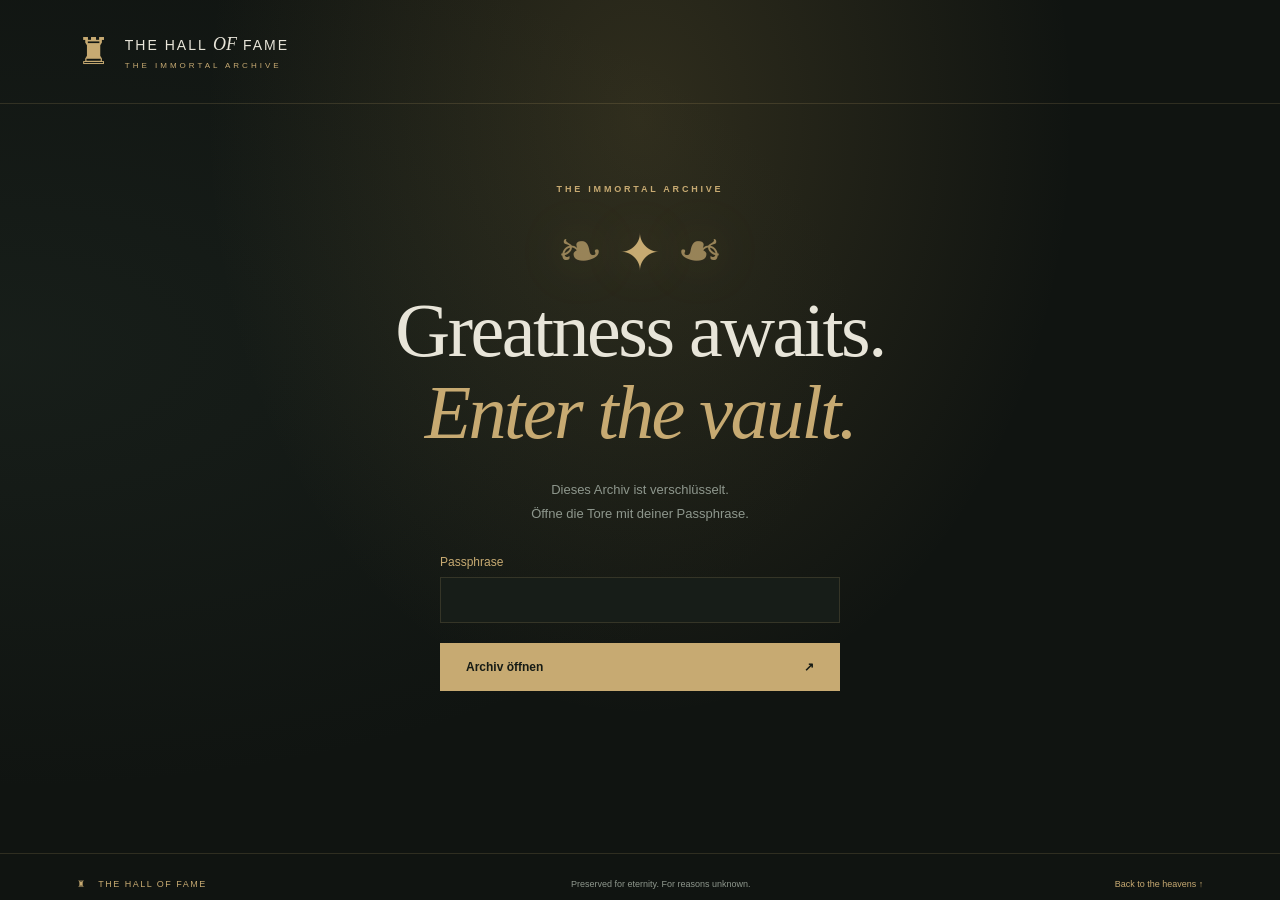
<file: index.html>
<!doctype html><html lang="de"><head><meta charset="utf-8"><meta http-equiv="refresh" content="0;url=docs/index.html"><title>Hall of Fame</title></head><body><a href="docs/index.html">Verschlüsseltes Archiv öffnen</a></body></html>
</file>
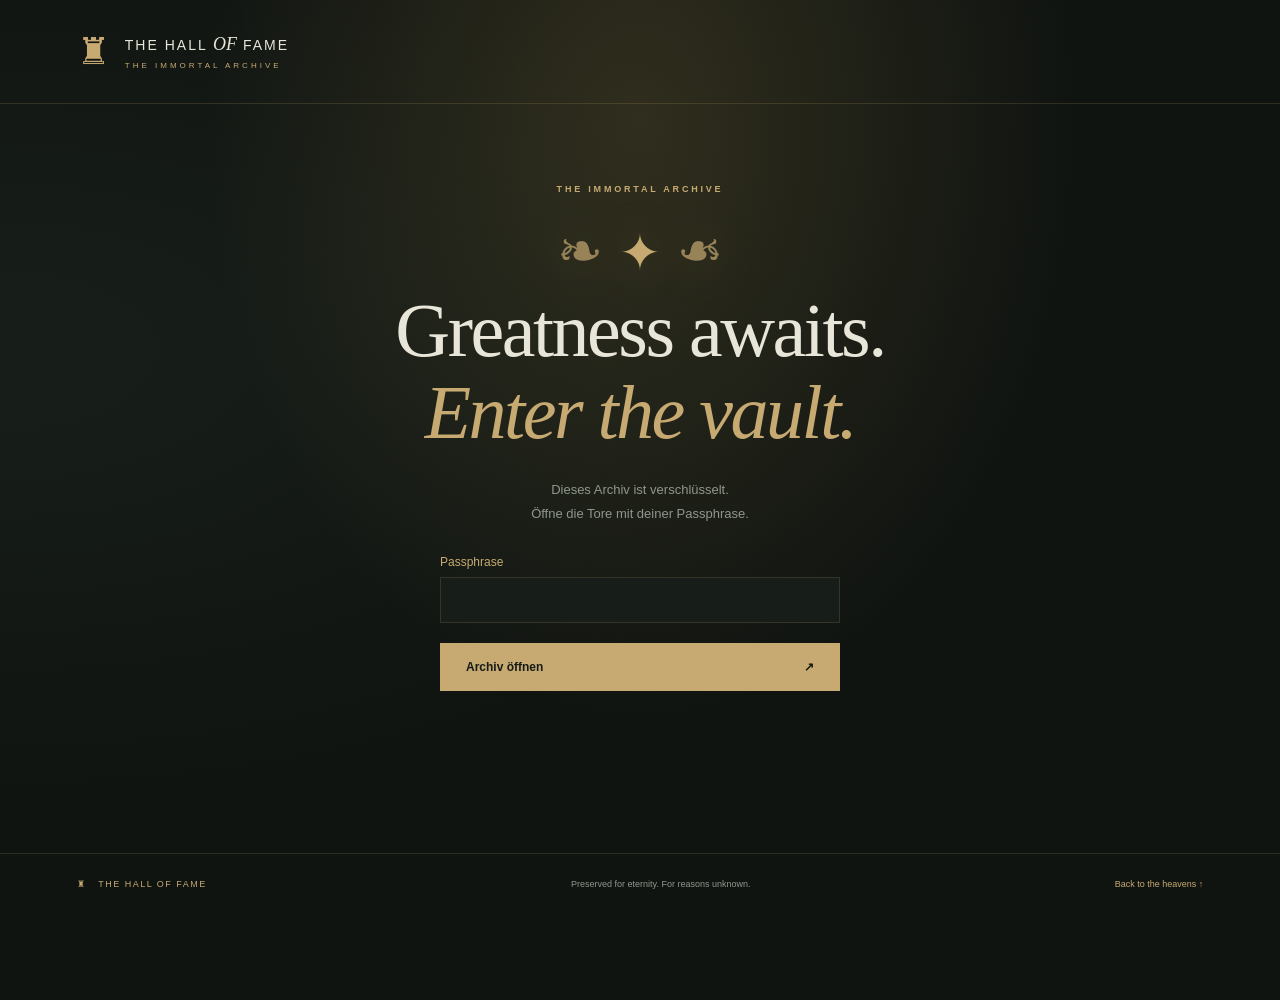
<file: docs/index.html>
<!doctype html>
<html lang="en">
  <head>
    <meta charset="UTF-8" />
    <meta name="referrer" content="no-referrer">
    <meta http-equiv="Content-Security-Policy" content="default-src 'self'; style-src 'self' https://fonts.googleapis.com; font-src 'self' https://fonts.gstatic.com; connect-src 'self'; object-src 'none'; base-uri 'none'; form-action 'none'">
    <meta name="viewport" content="width=device-width, initial-scale=1" />
    <meta name="theme-color" content="#101411" />
    <meta name="description" content="An unnecessarily prestigious monument to unforgettable ChatGPT messages." />
    <title>The Hall of Fame — Words of questionable wisdom</title>
    <link rel="stylesheet" href="styles.css" />
    <script defer src="crypto.js"></script>

    <script defer src="app.js"></script>
    <script defer src="gate.js"></script>
  </head>
  <body>
    <div class="ambient" aria-hidden="true"></div>
    <header class="site-header">
      <a class="brand" href="#"><span class="brand-mark">♜</span><span>THE HALL <i>OF</i> FAME<small>THE IMMORTAL ARCHIVE</small></span></a>
      <nav id="private-navigation" aria-label="Main navigation" hidden><button id="lock">Sperren</button><a href="#collection">The collection</a><button id="random">Surprise me <span>↗</span></button></nav>
    </header>
    <main id="app"><p class="loading">Das verschlüsselte Archiv wird geöffnet…</p></main>
    <footer><span>♜ &nbsp; THE HALL OF FAME</span><span>Preserved for eternity. For reasons unknown.</span><a href="#">Back to the heavens ↑</a></footer>
  </body>
</html>
</file>
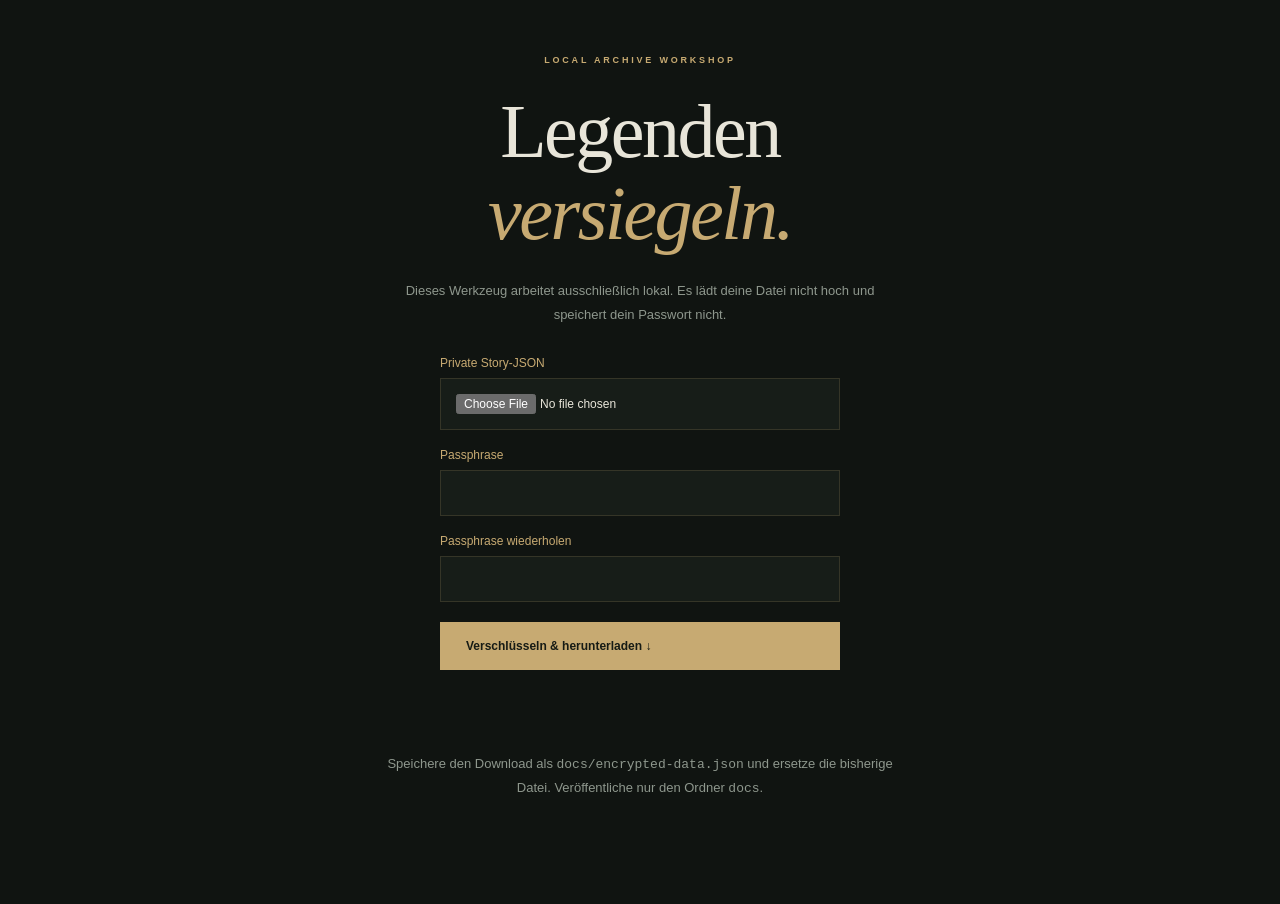
<file: tools/encrypt.html>
<!doctype html>
<html lang="de"><head><meta charset="utf-8"><meta name="referrer" content="no-referrer"><meta name="viewport" content="width=device-width, initial-scale=1"><meta http-equiv="Content-Security-Policy" content="default-src 'self'; style-src 'self' https://fonts.googleapis.com; font-src 'self' https://fonts.gstatic.com; connect-src 'none'; object-src 'none'; base-uri 'none'; form-action 'none'"><title>Hall of Fame — Lokal verschlüsseln</title><link rel="stylesheet" href="../docs/styles.css"><script defer src="../docs/crypto.js"></script><script defer src="encrypt.js"></script></head>
<body><main class="vault encrypt-tool"><div class="eyebrow">LOCAL ARCHIVE WORKSHOP</div><h1>Legenden<br><em>versiegeln.</em></h1><p>Dieses Werkzeug arbeitet ausschließlich lokal. Es lädt deine Datei nicht hoch und speichert dein Passwort nicht.</p><form id="encrypt-form" autocomplete="off"><label for="source">Private Story-JSON</label><input id="source" type="file" accept=".json,application/json" required><label for="secret">Passphrase</label><input id="secret" type="password" autocomplete="off" required spellcheck="false"><label for="confirm">Passphrase wiederholen</label><input id="confirm" type="password" autocomplete="off" required spellcheck="false"><button class="gold-button" type="submit">Verschlüsseln & herunterladen ↓</button><p id="status" role="status" aria-live="polite"></p></form><details id="fallback" hidden><summary>Falls der Browser den Download blockiert</summary><p>Kopiere diesen verschlüsselten Inhalt in eine UTF-8-Datei namens docs/encrypted-data.json.</p><textarea id="encrypted-output" readonly aria-label="Verschlüsselter JSON-Inhalt" rows="8"></textarea></details><p>Speichere den Download als <code>docs/encrypted-data.json</code> und ersetze die bisherige Datei. Veröffentliche nur den Ordner <code>docs</code>.</p></main></body></html>
</file>
<file: docs/styles.css>
@import url('https://fonts.googleapis.com/css2?family=Cormorant+Garamond:ital,wght@0,400;0,500;0,600;0,700;1,400;1,500;1,600&family=DM+Sans:wght@400;500;600;700&display=swap');
:root{color-scheme:dark;--bg:#101411;--surface:#171d18;--gold:#c7aa72;--muted:#8e978d;--text:#e8e5d9;--line:#c7aa722b;font-family:'DM Sans',sans-serif;color:var(--text);background:var(--bg)}
*{box-sizing:border-box}html{scroll-behavior:smooth;scroll-padding-top:30px}body{margin:0}a{color:inherit;text-decoration:none}button,input,select{font:inherit}button,a,input,select{-webkit-tap-highlight-color:transparent}button{cursor:pointer}button:focus-visible,a:focus-visible,input:focus-visible,select:focus-visible{outline:2px solid var(--gold);outline-offset:5px}button{color:inherit}::selection{background:#bca06a;color:#101411}.ambient{position:absolute;inset:0 0 auto;height:1000px;pointer-events:none;background:radial-gradient(ellipse at 50% 12%,#b89a5030,transparent 48%),radial-gradient(ellipse at 0 35%,#4b655620,transparent 48%);z-index:-1}.site-header{max-width:1440px;margin:auto;padding:30px 6%;display:flex;align-items:center;justify-content:space-between;border-bottom:1px solid var(--line)}.brand{display:flex;align-items:center;gap:13px;font-size:14px;letter-spacing:2px}.brand-mark{font-size:37px;color:var(--gold)}.brand i{font-family:'Cormorant Garamond',Georgia,serif;font-size:18px;letter-spacing:0}.brand small{display:block;color:var(--gold);font-size:8px;letter-spacing:3px;margin-top:6px}nav{display:flex;gap:32px;align-items:center}nav a,nav button{font-size:12px}nav button{background:none;border:1px solid var(--line);padding:12px 18px}nav button span{margin-left:16px;color:var(--gold)}.hero{max-width:1440px;position:relative;margin:auto;text-align:center;padding:68px 20px 52px;overflow:hidden}.eyebrow{color:var(--gold);font-size:9px;letter-spacing:2.8px;font-weight:600}.hero .eyebrow{display:flex;align-items:center;justify-content:center;gap:18px}.eyebrow>span{width:35px;height:1px;background:var(--gold)}.crest{font-size:50px;color:var(--gold);margin:25px auto 6px;text-shadow:0 0 50px #d9ac6b50}.crest:before,.crest:after{content:'❧';display:inline-block;font-size:55px;margin:0 16px;opacity:.7}.crest:after{transform:scaleX(-1)}h1,h2,h3{font-family:'Cormorant Garamond',Georgia,serif;font-weight:500;margin:0}h1{font-size:clamp(52px,6.7vw,94px);line-height:.98;letter-spacing:-2.5px}h1 em,h2 em,.closing em{color:var(--gold);font-weight:400}.hero>p{font-size:13px;color:#a3aa9f;line-height:1.9;margin:25px auto 28px}.gold-button{display:inline-flex;gap:36px;align-items:center;background:var(--gold);color:#161b15;font-size:12px;font-weight:600;padding:16px 25px;border:1px solid var(--gold);transition:background .2s,transform .2s}.gold-button:hover{background:#ddc595;transform:translateY(-2px)}.hero-stats{display:flex;justify-content:center;margin:48px auto 0;gap:0}.hero-stats>span{padding:0 36px;color:var(--muted);font-size:8px;letter-spacing:1.7px;border-right:1px solid var(--line)}.hero-stats>span:last-child{border:0}.hero-stats strong{display:block;font-family:'Cormorant Garamond',Georgia,serif;color:var(--gold);font-size:32px;letter-spacing:0;font-weight:500;margin-bottom:5px}.hero-word{position:absolute;font-family:Georgia,serif;font-size:190px;letter-spacing:25px;bottom:70px;left:50%;transform:translateX(-50%);color:#c7aa7204;z-index:-1}.featured,.collection,.closing{max-width:1200px;margin-left:auto;margin-right:auto}.featured{display:flex;gap:45px;align-items:center;border:1px solid #c7aa7240;background:linear-gradient(110deg,#b99d5e0d,#171d1800);padding:34px 38px;margin-top:20px;position:relative}.featured:before,.featured:after{content:'✦';position:absolute;color:var(--gold);font-size:10px;top:-7px}.featured:before{left:-5px}.featured:after{right:-5px}.featured-label{width:175px;flex-shrink:0;font-size:9px;letter-spacing:2px;color:var(--gold);text-align:center;border-right:1px solid var(--line);padding-right:35px}.featured-label>span{display:block;font-size:54px;margin-bottom:10px}.featured-label small{display:block;color:var(--muted);font-size:10px;letter-spacing:0;line-height:1.6;margin-top:10px}.featured-content{flex:1}.featured h2{font-size:32px;margin:10px 0}.featured p{color:var(--muted);font-size:12px;line-height:1.8;max-width:650px}.meta{display:flex;flex-wrap:wrap;gap:0;font-size:10px;color:var(--muted)}.meta>span+span:before{content:'·';margin:0 12px;color:var(--gold)}.round-link{width:48px;height:48px;display:grid;place-items:center;border:1px solid var(--line);border-radius:50%;font-size:23px;color:var(--gold);flex-shrink:0;transition:background .2s}.round-link:hover{background:#c7aa721c}.collection{padding-top:75px}.collection-heading{display:flex;justify-content:space-between;align-items:flex-end;margin-bottom:30px}.collection h2{font-size:49px;margin-top:9px;letter-spacing:-1px}.collection-heading>p{font-size:11px;color:var(--muted);line-height:1.8;margin-bottom:5px}.toolbar{display:flex;gap:12px}.search{display:flex;align-items:center;gap:14px;background:var(--surface);border:1px solid var(--line);flex:1;padding:0 16px}.search>span{font-size:25px;color:var(--gold)}input{width:100%;background:none;border:0;color:var(--text);padding:17px 0;font-size:12px;outline-offset:0}input::placeholder{color:var(--muted)}kbd{border:1px solid var(--line);padding:2px 7px;font-size:10px;color:var(--muted)}.select-wrap{background:var(--surface);border:1px solid var(--line);padding-right:12px}select{background:transparent;color:#b8bdb1;border:0;padding:17px 14px;font-size:11px;max-width:180px}option{background:var(--surface)}.results-line{display:flex;justify-content:space-between;margin:23px 0 18px;color:var(--muted);font-size:10px}.results-line>span:last-child{font-size:8px;letter-spacing:1.8px}.grid{display:grid;grid-template-columns:repeat(3,minmax(0,1fr));gap:18px}.card{display:flex;flex-direction:column;min-height:285px;padding:23px 25px;background:linear-gradient(130deg,#1c231c,#151a16);border:1px solid var(--line);position:relative;transition:transform .22s,border-color .22s,background .22s}.card:hover{transform:translateY(-5px);border-color:#c7aa7280;background:linear-gradient(130deg,#252c21,#191f18)}.card-top{display:flex;justify-content:space-between;align-items:center;font-size:8px;color:var(--muted);letter-spacing:1.5px}.card-sigil{font-size:27px;color:var(--gold);line-height:1}.card h3{font-size:28px;line-height:1.12;margin:22px 0 12px;overflow-wrap:anywhere}.card>p{font-size:11px;color:var(--muted);line-height:1.9;margin:0 0 24px;display:-webkit-box;-webkit-line-clamp:3;-webkit-box-orient:vertical;overflow:hidden}.card-bottom{display:flex;align-items:center;justify-content:space-between;border-top:1px solid var(--line);padding-top:14px;margin-top:auto;font-size:9px;color:#aeb5a5}.card-bottom i{font-style:normal;color:var(--gold);margin:0 7px}.card-arrow{color:var(--gold);font-size:20px}.closing{text-align:center;padding:80px 20px 70px}.closing>span{font-size:28px;color:var(--gold)}.closing p{font-family:'Cormorant Garamond',Georgia,serif;font-size:38px;line-height:1.12;margin:20px 0}.closing small{font-size:8px;letter-spacing:2.5px;color:var(--muted)}footer{max-width:1440px;margin:auto;border-top:1px solid var(--line);padding:25px 6%;display:flex;justify-content:space-between;color:var(--muted);font-size:9px}footer>span:first-child{color:var(--gold);letter-spacing:1.5px}footer a{color:var(--gold)}.detail{max-width:920px;margin:0 auto;padding:42px 20px 70px}.back{font-size:11px;color:var(--gold)}.detail-header{text-align:center;padding:65px 20px 35px}.detail-header h1{font-size:clamp(44px,6vw,76px);line-height:1.05;margin:22px 0 25px;overflow-wrap:anywhere}.detail-header .meta{justify-content:center;font-size:11px}.detail-actions{display:flex;justify-content:center;gap:12px;margin-top:28px}.detail-actions button{background:transparent;border:1px solid var(--line);padding:12px 17px;font-size:10px;color:var(--gold)}.detail-actions button span{margin-left:16px}.copy-status{display:block;min-height:18px;font-size:11px;color:var(--gold);margin-top:12px}.manuscript{border:1px solid var(--line);background:linear-gradient(140deg,#1d231c,#141a15);padding:45px 55px;box-shadow:0 20px 80px #0002}.manuscript-label{display:block;color:var(--gold);font-size:8px;letter-spacing:2.5px;margin-bottom:32px}.story{white-space:pre-wrap;overflow-wrap:anywhere;font-family:Georgia,serif;font-size:17px;line-height:1.9;color:#d4d7c9}.story.ascii{font-family:Consolas,monospace;font-size:13px;line-height:1.3;overflow-x:auto;white-space:pre;overflow-wrap:normal}.end-mark{margin-top:42px;text-align:center;color:var(--gold);font-size:22px}.detail-nav{display:grid;grid-template-columns:1fr 1fr;gap:25px;margin-top:35px}.detail-nav a{display:flex;flex-direction:column;gap:10px;padding:20px 0}.detail-nav a:last-child{text-align:right}.detail-nav small{font-size:8px;letter-spacing:1.5px;color:var(--gold)}.detail-nav span{font-family:'Cormorant Garamond',Georgia,serif;font-size:23px}.empty{grid-column:1/-1;text-align:center;padding:65px 20px;border:1px solid var(--line)}.empty>span{color:var(--gold);font-size:40px}.empty h3{font-size:36px;margin-top:15px}.empty p{font-size:12px;color:var(--muted);margin:15px 0 25px}.not-found{text-align:center;padding:120px 25px}.not-found h1{font-size:50px;margin-bottom:25px}.not-found p{color:var(--muted);line-height:1.8}.loading{text-align:center;padding:100px;color:var(--gold)}.sr-only{position:absolute;width:1px;height:1px;padding:0;margin:-1px;overflow:hidden;clip:rect(0,0,0,0);white-space:nowrap;border:0}
@media(min-width:1450px){.hero{padding-top:85px;padding-bottom:65px}}
@media(max-width:1300px){.featured,.collection,.closing{margin-left:6%;margin-right:6%}}
@media(max-width:800px){.grid{grid-template-columns:repeat(2,minmax(0,1fr))}.site-header{padding:20px 6%}.brand{font-size:11px;letter-spacing:1px}nav{gap:16px}.collection-heading>p{display:none}.featured{gap:25px;padding:25px}.featured-label{width:120px;padding-right:20px}.featured h2{font-size:28px}.hero{padding-top:45px}.hero-stats>span{padding:0 22px}.hero h1{font-size:70px}.collection{padding-top:55px}.hero-word{font-size:130px}footer{flex-wrap:wrap;gap:18px}}
@media(max-width:540px){.site-header nav>a{display:none}.brand-mark{font-size:28px}.brand small{font-size:6px;letter-spacing:2px}nav button{font-size:10px;padding:10px 12px}nav button span{margin-left:5px}.hero h1{font-size:53px;letter-spacing:-1.5px}.hero .eyebrow{font-size:7px;letter-spacing:1.5px;gap:10px}.hero .eyebrow>span{width:15px}.hero>p{font-size:12px;padding:0 10px}.desktop{display:none}.crest{margin-top:24px;font-size:38px}.crest:before,.crest:after{font-size:40px}.hero-stats{margin-top:36px}.hero-stats>span{padding:0 12px;font-size:6px;letter-spacing:1px;flex:1}.hero-stats strong{font-size:29px}.featured{gap:15px;padding:24px 20px}.featured-label{display:none}.featured .eyebrow{font-size:7px;letter-spacing:1.5px}.featured p{display:-webkit-box;-webkit-line-clamp:2;-webkit-box-orient:vertical;overflow:hidden}.featured .round-link{width:36px;height:36px}.featured h2{font-size:27px}.collection h2{font-size:40px}.toolbar{flex-wrap:wrap;gap:8px}.search{flex-basis:100%}.select-wrap{flex:1}select{width:100%;max-width:none;padding:13px}.results-line>span:last-child{display:none}.grid{grid-template-columns:1fr;gap:14px}.card{min-height:250px}.card h3{font-size:30px}.closing{padding:55px 0}footer{font-size:8px}footer>span:nth-child(2){width:100%;order:3}.detail{padding-top:30px}.detail-header{padding:45px 0 20px}.detail-header h1{font-size:46px}.manuscript{padding:28px 23px}.story{font-size:15px;line-height:1.85}.detail-nav{gap:20px}.detail-nav span{font-size:20px}.detail-actions{gap:8px}.detail-actions button{padding:12px;font-size:9px}.detail-actions button span{margin-left:8px}}
@media(prefers-reduced-motion:reduce){html{scroll-behavior:auto}*,*:before,*:after{transition:none!important}}

[hidden]{display:none!important}
.vault{max-width:760px;margin:auto;text-align:center;padding:80px 24px}.vault h1{font-size:clamp(48px,7vw,76px);line-height:1.08}.vault>p{color:var(--muted);font-size:13px;line-height:1.8;margin:25px auto;max-width:510px}.vault form{max-width:400px;margin:30px auto;text-align:left}.vault label{display:block;font-size:12px;color:var(--gold);margin:18px 0 8px}.vault input{background:var(--surface);border:1px solid var(--line);padding:15px;width:100%;border-radius:0}.vault button{width:100%;justify-content:space-between;margin-top:20px}.vault button:disabled{opacity:.55;cursor:wait}.vault form p{color:var(--gold);font-size:12px;line-height:1.8;min-height:40px}.encrypt-tool{padding-top:55px}.encrypt-tool h1{margin-top:25px}
@media(max-width:600px){.site-header{flex-wrap:wrap;gap:16px}#private-navigation{gap:12px}.vault{padding-top:45px}}
.encrypt-tool details{text-align:left;color:var(--muted);font-size:12px;line-height:1.8}.encrypt-tool textarea{width:100%;background:var(--surface);color:var(--text);border:1px solid var(--line);padding:12px;font-family:monospace;resize:vertical}
</file>
